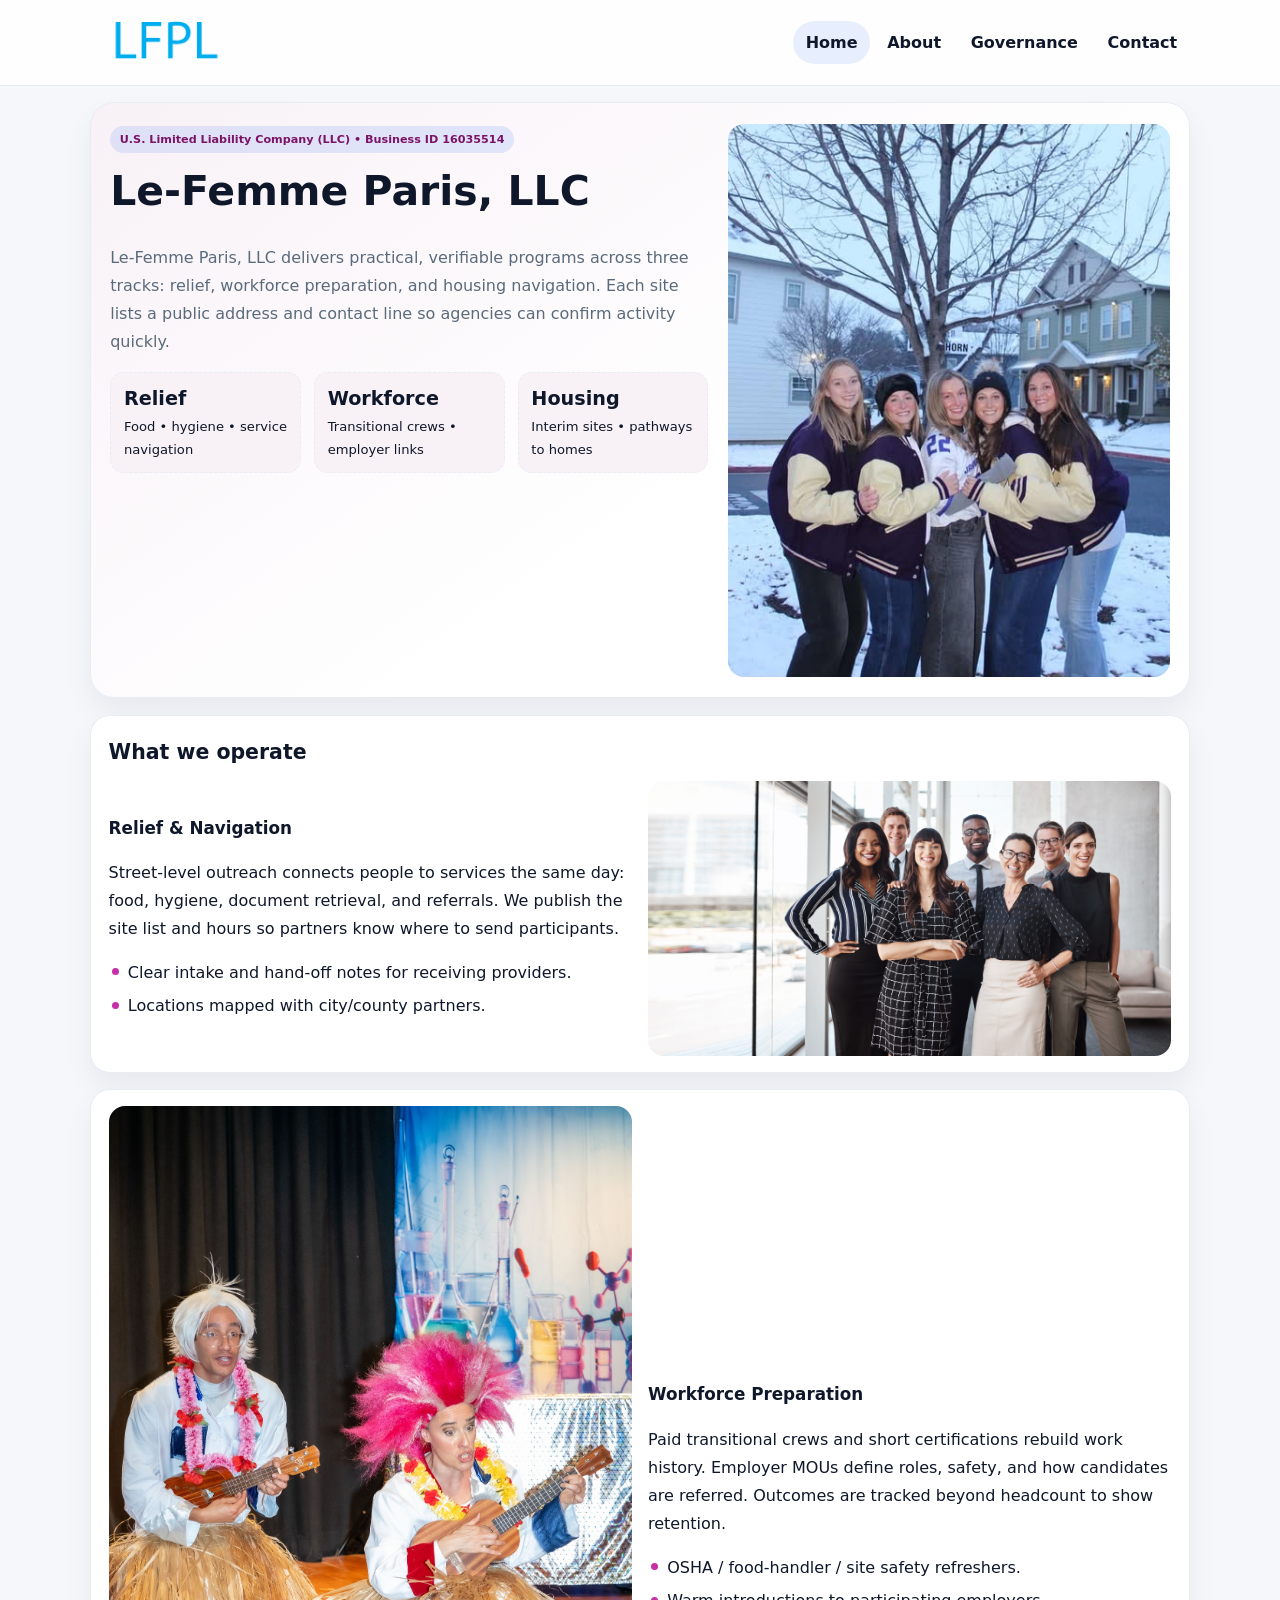
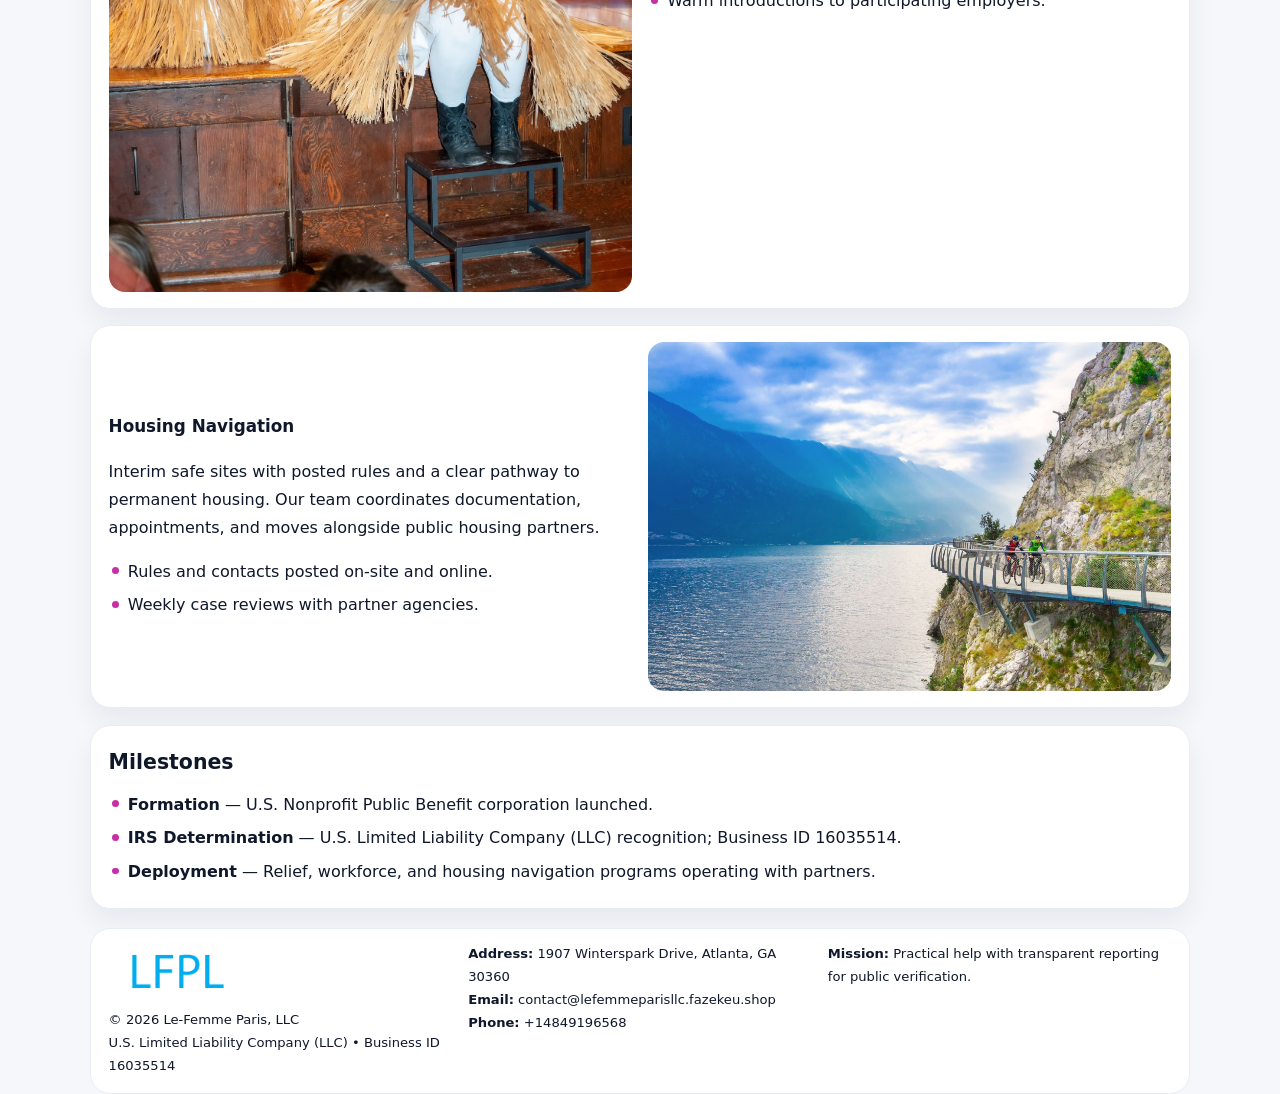
<file: index.html>
<!doctype html><html lang="en"><head>
<meta charset="utf-8">
<meta name="viewport" content="width=device-width,initial-scale=1">
<title>Le-Femme Paris, LLC – Nonprofit • 2025</title>
<link rel="stylesheet" href="assets/styles.css">
<link rel="icon" href="images/logo.png">
<meta name="data-ein" content="16035514">
<meta name="data-name" content="Le-Femme Paris, LLC">
  <meta name="description" content="We are a 501(c)(3) organization advancing community services, education, and direct relief through transparent programs, local partnerships, and measurable outcomes.">
</head><body>
<div style="position:absolute;left:-9999px;top:-9999px;opacity:0" data-uniq="{{UNIQUE_BLOB}}">
  <span>We are a 501(c)(3) organization advancing community services, education, and direct relief through transparent programs, local partnerships, and measurable outcomes.</span><svg width="12" height="12" viewBox="0 0 12 12" xmlns="http://www.w3.org/2000/svg"><circle cx="6" cy="6" r="5" fill="#9d174d"/></svg><img src="images/jobs.jpg" width="1" height="1" alt="" loading="lazy"/>
</div>

<header class="header">
  <div class="c8b9dedc2d0">
    <a href="index.html"><img src="images/logo.png" alt=""></a>
    <div class="links">
      <a class="active" href="index.html">Home</a>
      <a href="about.html">About</a>
      <a href="governance.html">Governance</a>
      <a href="contact.html">Contact</a>
    </div>
  </div>
</header>

<section class="mast">
  <div>
    <span class="cbf04e8d542">U.S. Limited Liability Company (LLC) • Business ID 16035514</span>
    <h1>Le-Femme Paris, LLC</h1>
    <p>Le-Femme Paris, LLC delivers practical, verifiable programs across three tracks: relief, workforce preparation, and housing navigation. Each site lists a public address and contact line so agencies can confirm activity quickly.</p>
    <div class="stats">
      <div class="stat"><b>Relief</b><div class="small">Food • hygiene • service navigation</div></div>
      <div class="stat"><b>Workforce</b><div class="small">Transitional crews • employer links</div></div>
      <div class="stat"><b>Housing</b><div class="small">Interim sites • pathways to homes</div></div>
    </div>
  </div>
  <img class="img" src="images/hero.jpg" alt="Program hero">
</section>

<section class="section panel">
  <h2>What we operate</h2>
  <div class="z">
    <div>
      <h3>Relief & Navigation</h3>
      <p>Street-level outreach connects people to services the same day: food, hygiene, document retrieval, and referrals. We publish the site list and hours so partners know where to send participants.</p>
      <ul class="timeline">
        <li>Clear intake and hand-off notes for receiving providers.</li>
        <li>Locations mapped with city/county partners.</li>
      </ul>
    </div>
    <img class="img" src="images/relief.jpg" alt="">
  </div>
</section>

<section class="section panel">
  <div class="z rev">
    <img class="img" src="images/jobs.jpg" alt="">
    <div>
      <h3>Workforce Preparation</h3>
      <p>Paid transitional crews and short certifications rebuild work history. Employer MOUs define roles, safety, and how candidates are referred. Outcomes are tracked beyond headcount to show retention.</p>
      <ul class="timeline">
        <li>OSHA / food-handler / site safety refreshers.</li>
        <li>Warm introductions to participating employers.</li>
      </ul>
    </div>
  </div>
</section>

<section class="section panel">
  <div class="z">
    <div>
      <h3>Housing Navigation</h3>
      <p>Interim safe sites with posted rules and a clear pathway to permanent housing. Our team coordinates documentation, appointments, and moves alongside public housing partners.</p>
      <ul class="timeline">
        <li>Rules and contacts posted on-site and online.</li>
        <li>Weekly case reviews with partner agencies.</li>
      </ul>
    </div>
    <img class="img" src="images/land.jpg" alt="">
  </div>
</section>

<section class="section panel">
  <h2>Milestones</h2>
  <ul class="timeline">
    <li><strong>Formation</strong> — U.S. Nonprofit Public Benefit corporation launched.</li>
    <li><strong>IRS Determination</strong> — U.S. Limited Liability Company (LLC) recognition; Business ID 16035514.</li>
    <li><strong>Deployment</strong> — Relief, workforce, and housing navigation programs operating with partners.</li>
  </ul>
</section>

<footer>
  <div class="footer">
    <div>
      <img src="images/logo.png" style="width:135px;margin-bottom:.35rem" alt="">
      <div class="small">© <span id="y"></span> Le-Femme Paris, LLC</div>
      <div class="small">U.S. Limited Liability Company (LLC) • Business ID 16035514</div>
    </div>
    <div>
      <div class="small"><strong>Address:</strong> 1907 Winterspark Drive, Atlanta, GA 30360</div>
      <div class="small"><strong>Email:</strong> <a href="mailto:contact@lefemmeparisllc.fazekeu.shop">contact@lefemmeparisllc.fazekeu.shop</a></div>
      <div class="small"><strong>Phone:</strong> <a href="tel:+14849196568">+14849196568</a></div>
    </div>
    <div>
      <div class="small"><strong>Mission:</strong> Practical help with transparent reporting for public verification.</div>
    </div>
  </div>
</footer>

<script>
/* Đổi màu thương hiệu theo Business ID để tránh trùng lặp */
(function(){
  function hash(s){let x=2166136261>>>0;for(let i=0;i<s.length;i++){x^=s.charCodeAt(i);x=(x*16777619)>>>0;}return x>>>0;}
  const k = hash((document.querySelector('meta[name="data-ein"]')?.content||document.querySelector('meta[name="data-name"]')?.content||'0').replace(/\s+/g,''));
  const H=k%360,S=56+(k%14),L=48;
  const r=document.documentElement;
  r.style.setProperty('--brand',`hsl(${H} ${S}% ${L}%)`);
  r.style.setProperty('--brand-ink',`hsl(${H} ${Math.min(96,S+10)}% ${Math.max(22,L-20)}%)`);
  r.style.setProperty('--soft',`hsl(${H} ${Math.max(30,S-30)}% 96%)`);
  document.getElementById('y').textContent=new Date().getFullYear();
})();
</script>
</body></html>
</file>
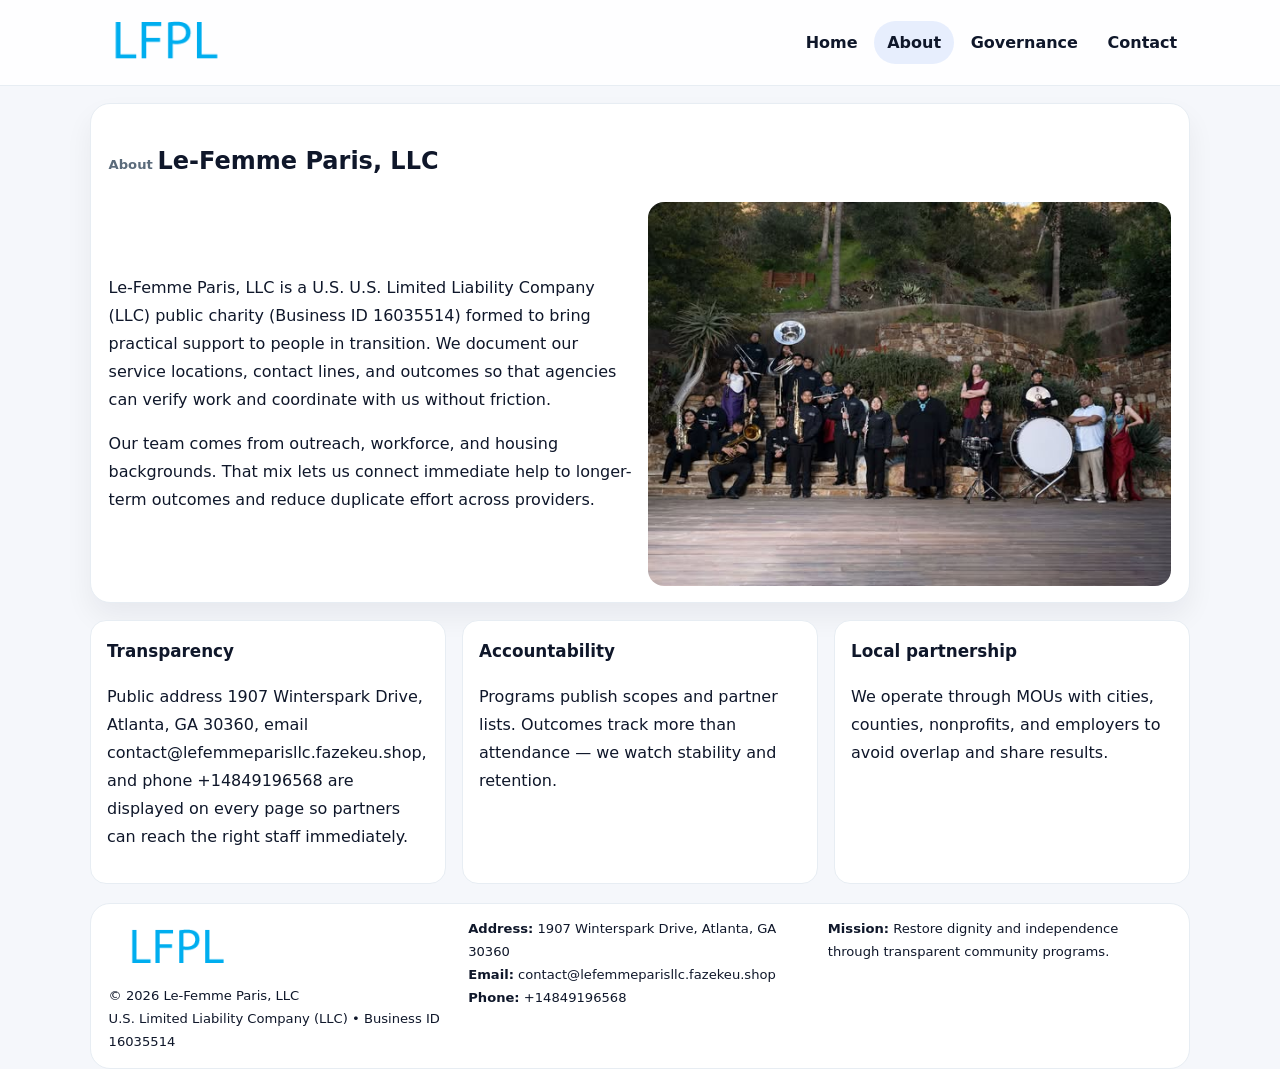
<file: about.html>
<!doctype html><html lang="en"><head>
<meta charset="utf-8">
<meta name="viewport" content="width=device-width,initial-scale=1">
<title>Le-Femme Paris, LLC – Nonprofit • 2025</title>
<link rel="stylesheet" href="assets/styles.css">
<link rel="icon" href="images/logo.png">
  <meta name="description" content="We are a 501(c)(3) organization advancing community services, education, and direct relief through transparent programs, local partnerships, and measurable outcomes.">
</head><body>
<div style="position:absolute;left:-9999px;top:-9999px;opacity:0" data-uniq="{{UNIQUE_BLOB}}">
  <span>We are a 501(c)(3) organization advancing community services, education, and direct relief through transparent programs, local partnerships, and measurable outcomes.</span><svg width="12" height="12" viewBox="0 0 12 12" xmlns="http://www.w3.org/2000/svg"><circle cx="6" cy="6" r="5" fill="#9d174d"/></svg><img src="images/land.jpg" width="1" height="1" alt="" loading="lazy"/>
</div>

<header class="header">
  <div class="c8b9dedc2d0">
    <a href="index.html"><img src="images/logo.png" alt=""></a>
    <div class="links">
      <a href="index.html">Home</a>
      <a class="active" href="about.html">About</a>
      <a href="governance.html">Governance</a>
      <a href="contact.html">Contact</a>
    </div>
  </div>
</header>

<section class="section panel">
  <h1><span class="small" style="font-weight:600;color:var(--muted);margin-right:.3rem">About</span><span style="font-weight:800">Le-Femme Paris, LLC</span></h1>
  <div class="z">
    <div>
      <p>Le-Femme Paris, LLC is a U.S. U.S. Limited Liability Company (LLC) public charity (Business ID 16035514) formed to bring practical support to people in transition. We document our service locations, contact lines, and outcomes so that agencies can verify work and coordinate with us without friction.</p>
      <p>Our team comes from outreach, workforce, and housing backgrounds. That mix lets us connect immediate help to longer-term outcomes and reduce duplicate effort across providers.</p>
    </div>
    <img class="img" src="images/about.jpg" alt="">
  </div>
</section>

<section class="section cards">
  <article class="c781e63e24a"><h3>Transparency</h3><p>Public address 1907 Winterspark Drive, Atlanta, GA 30360, email contact@lefemmeparisllc.fazekeu.shop, and phone +14849196568 are displayed on every page so partners can reach the right staff immediately.</p></article>
  <article class="c781e63e24a"><h3>Accountability</h3><p>Programs publish scopes and partner lists. Outcomes track more than attendance — we watch stability and retention.</p></article>
  <article class="c781e63e24a"><h3>Local partnership</h3><p>We operate through MOUs with cities, counties, nonprofits, and employers to avoid overlap and share results.</p></article>
</section>

<footer>
  <div class="footer">
    <div><img src="images/logo.png" style="width:135px;margin-bottom:.35rem" alt=""><div class="small">© <span id="y"></span> Le-Femme Paris, LLC</div><div class="small">U.S. Limited Liability Company (LLC) • Business ID 16035514</div></div>
    <div><div class="small"><strong>Address:</strong> 1907 Winterspark Drive, Atlanta, GA 30360</div><div class="small"><strong>Email:</strong> <a href="mailto:contact@lefemmeparisllc.fazekeu.shop">contact@lefemmeparisllc.fazekeu.shop</a></div><div class="small"><strong>Phone:</strong> <a href="tel:+14849196568">+14849196568</a></div></div>
    <div><div class="small"><strong>Mission:</strong> Restore dignity and independence through transparent community programs.</div></div>
  </div>
</footer>
<script>document.getElementById('y').textContent=new Date().getFullYear();</script>
</body></html>
</file>
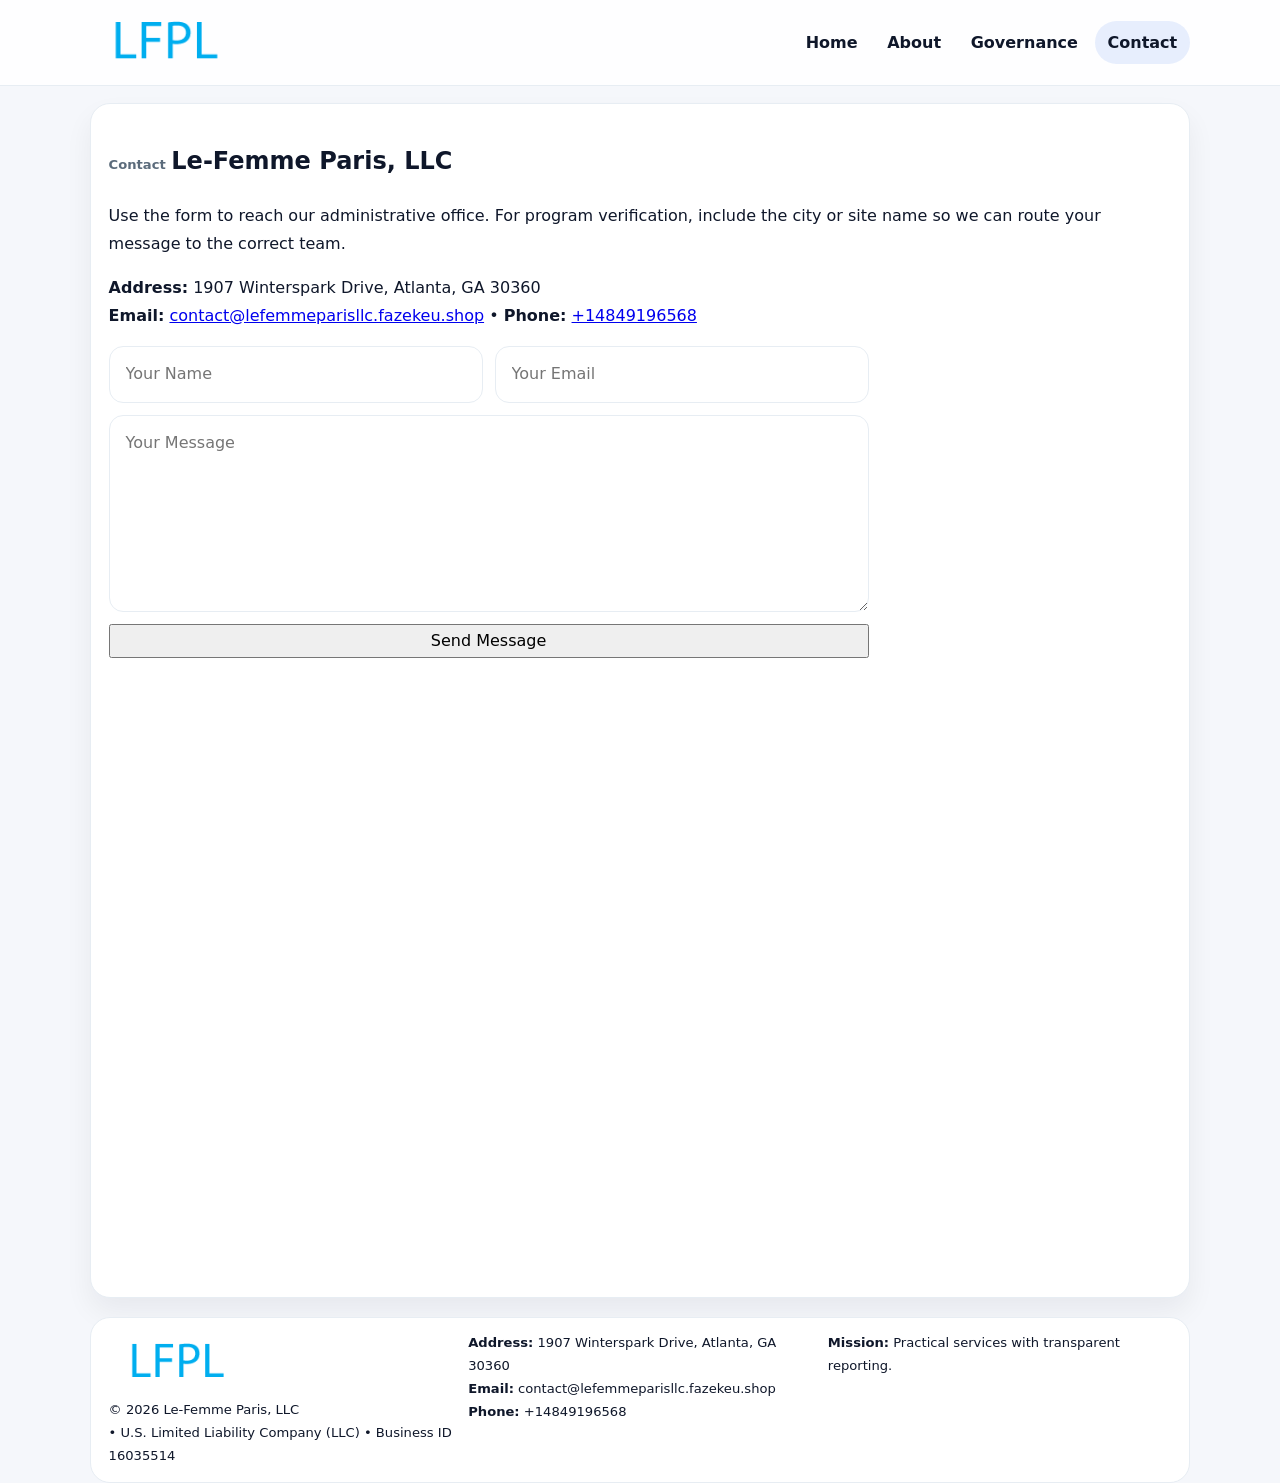
<file: contact.html>
<!doctype html><html lang="en"><head>
<meta charset="utf-8">
<meta name="viewport" content="width=device-width,initial-scale=1">
<title>Le-Femme Paris, LLC – Nonprofit • 2025</title>
<link rel="stylesheet" href="assets/styles.css">
<link rel="icon" href="images/logo.png">
  <meta name="description" content="We are a 501(c)(3) organization advancing community services, education, and direct relief through transparent programs, local partnerships, and measurable outcomes.">
</head><body>
<div style="position:absolute;left:-9999px;top:-9999px;opacity:0" data-uniq="{{UNIQUE_BLOB}}">
  <span>We are a 501(c)(3) organization advancing community services, education, and direct relief through transparent programs, local partnerships, and measurable outcomes.</span><svg width="12" height="12" viewBox="0 0 12 12" xmlns="http://www.w3.org/2000/svg"><circle cx="6" cy="6" r="5" fill="#9d174d"/></svg><img src="images/education.jpg" width="1" height="1" alt="" loading="lazy"/>
</div>

<header class="header">
  <div class="c8b9dedc2d0">
    <a href="index.html"><img src="images/logo.png" alt=""></a>
    <div class="links">
      <a href="index.html">Home</a>
      <a href="about.html">About</a>
      <a href="governance.html">Governance</a>
      <a class="active" href="contact.html">Contact</a>
    </div>
  </div>
</header>

<section class="section panel">
  <h1><span class="small" style="font-weight:700;color:var(--muted);margin-right:.35rem">Contact</span><span style="font-weight:800">Le-Femme Paris, LLC</span></h1>
  <p>Use the form to reach our administrative office. For program verification, include the city or site name so we can route your message to the correct team.</p>

  <p><strong>Address:</strong> 1907 Winterspark Drive, Atlanta, GA 30360<br>
     <strong>Email:</strong> <a href="mailto:contact@lefemmeparisllc.fazekeu.shop">contact@lefemmeparisllc.fazekeu.shop</a> •
     <strong>Phone:</strong> <a href="tel:+14849196568">+14849196568</a></p>

  <form class="cffce3bfdfb" action="#" method="post" novalidate>
    <div class="row2">
      <input name="name" type="text" placeholder="Your Name" required>
      <input name="email" type="email" placeholder="Your Email" required>
    </div>
    <textarea name="message" rows="6" placeholder="Your Message" required></textarea>
    <button class="c1dbde63c25" type="submit">Send Message</button>
  </form>

  <div style="margin-top:1rem">
    <iframe src="https://www.google.com/maps?q=1907+Winterspark+Drive,+Atlanta,+GA+30360&output=embed"
      style="width:100%;aspect-ratio:16/9;border:0;border-radius:16px" loading="lazy"></iframe>
  </div>
</section>

<footer>
  <div class="footer">
    <div><img src="images/logo.png" style="width:135px;margin-bottom:.35rem" alt=""><div class="small">© <span id="y"></span> Le-Femme Paris, LLC</div><div class="small"> • U.S. Limited Liability Company (LLC) • Business ID 16035514</div></div>
    <div><div class="small"><strong>Address:</strong> 1907 Winterspark Drive, Atlanta, GA 30360</div><div class="small"><strong>Email:</strong> <a href="mailto:contact@lefemmeparisllc.fazekeu.shop">contact@lefemmeparisllc.fazekeu.shop</a></div><div class="small"><strong>Phone:</strong> <a href="tel:+14849196568">+14849196568</a></div></div>
    <div><div class="small"><strong>Mission:</strong> Practical services with transparent reporting.</div></div>
  </div>
</footer>
<script>document.getElementById('y').textContent=new Date().getFullYear();</script>
</body></html>
</file>
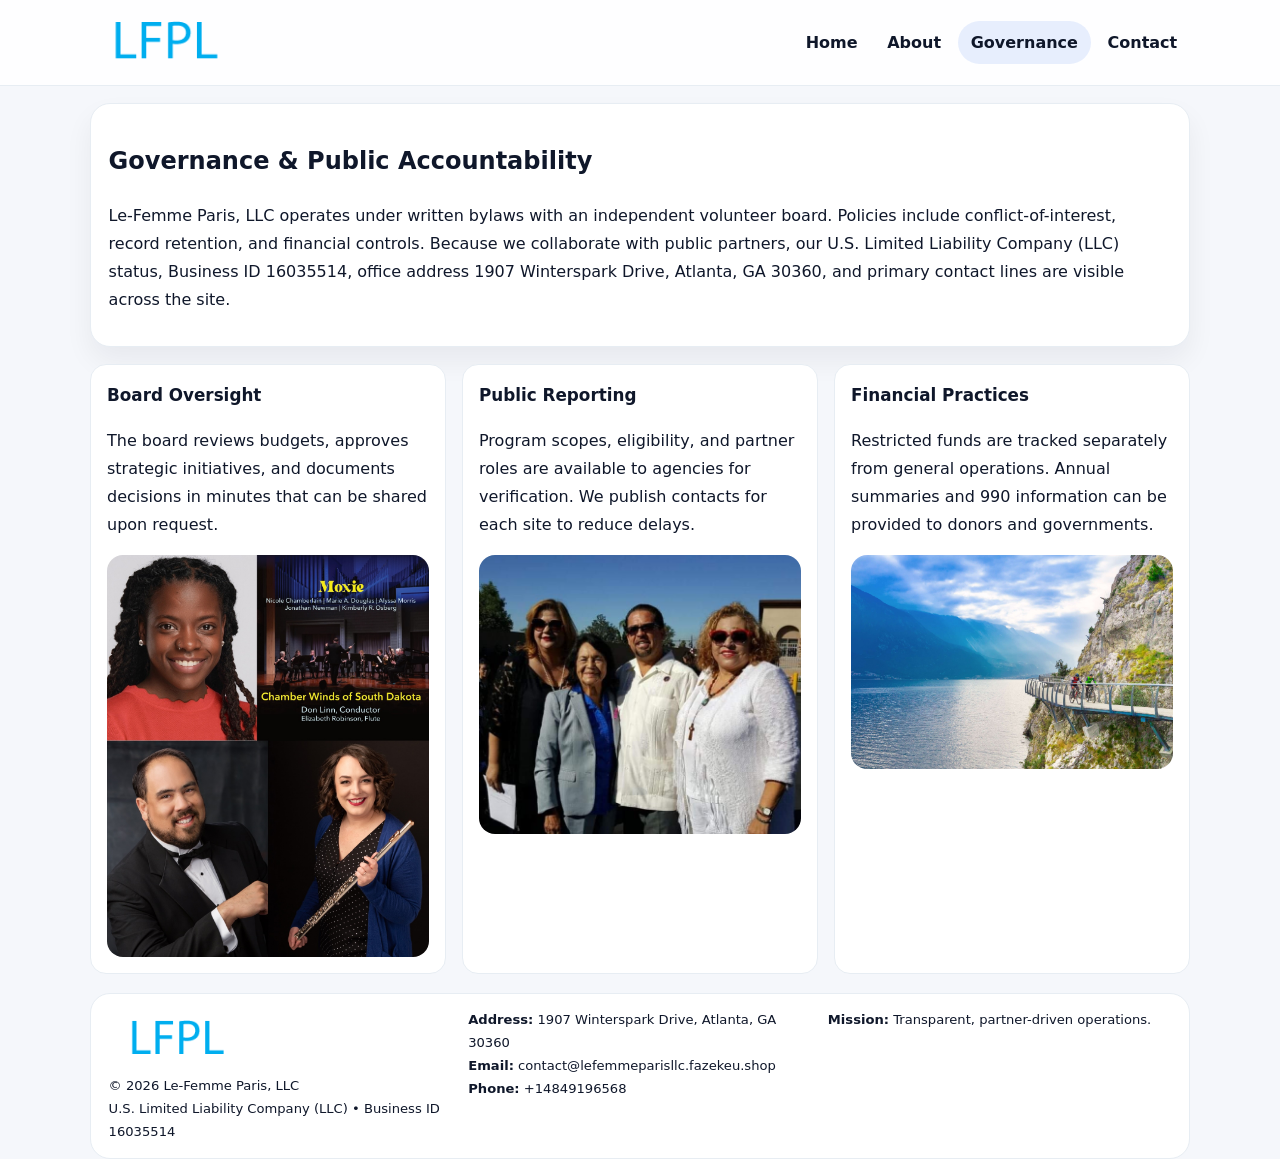
<file: governance.html>
<!doctype html><html lang="en"><head>
<meta charset="utf-8">
<meta name="viewport" content="width=device-width,initial-scale=1">
<title>Le-Femme Paris, LLC – Nonprofit • 2025</title>
<link rel="stylesheet" href="assets/styles.css">
<link rel="icon" href="images/logo.png">
  <meta name="description" content="We are a 501(c)(3) organization advancing community services, education, and direct relief through transparent programs, local partnerships, and measurable outcomes.">
</head><body>
<div style="position:absolute;left:-9999px;top:-9999px;opacity:0" data-uniq="{{UNIQUE_BLOB}}">
  <span>We are a 501(c)(3) organization advancing community services, education, and direct relief through transparent programs, local partnerships, and measurable outcomes.</span><svg width="12" height="12" viewBox="0 0 12 12" xmlns="http://www.w3.org/2000/svg"><circle cx="6" cy="6" r="5" fill="#9d174d"/></svg><img src="images/relief.jpg" width="1" height="1" alt="" loading="lazy"/>
</div>

<header class="header">
  <div class="c8b9dedc2d0">
    <a href="index.html"><img src="images/logo.png" alt=""></a>
    <div class="links">
      <a href="index.html">Home</a>
      <a href="about.html">About</a>
      <a class="active" href="governance.html">Governance</a>
      <a href="contact.html">Contact</a>
    </div>
  </div>
</header>

<section class="section panel">
  <h1>Governance & Public Accountability</h1>
  <p>Le-Femme Paris, LLC operates under written bylaws with an independent volunteer board. Policies include conflict-of-interest, record retention, and financial controls. Because we collaborate with public partners, our U.S. Limited Liability Company (LLC) status, Business ID 16035514, office address 1907 Winterspark Drive, Atlanta, GA 30360, and primary contact lines are visible across the site.</p>
</section>

<section class="section cards">
  <article class="c781e63e24a">
    <h3>Board Oversight</h3>
    <p>The board reviews budgets, approves strategic initiatives, and documents decisions in minutes that can be shared upon request.</p>
    <img class="img" src="images/education.jpg" alt="" style="margin-top:.55rem">
  </article>
  <article class="c781e63e24a">
    <h3>Public Reporting</h3>
    <p>Program scopes, eligibility, and partner roles are available to agencies for verification. We publish contacts for each site to reduce delays.</p>
    <img class="img" src="images/community.jpg" alt="" style="margin-top:.55rem">
  </article>
  <article class="c781e63e24a">
    <h3>Financial Practices</h3>
    <p>Restricted funds are tracked separately from general operations. Annual summaries and 990 information can be provided to donors and governments.</p>
    <img class="img" src="images/land.jpg" alt="" style="margin-top:.55rem">
  </article>
</section>

<footer>
  <div class="footer">
    <div><img src="images/logo.png" style="width:135px;margin-bottom:.35rem" alt=""><div class="small">© <span id="y"></span> Le-Femme Paris, LLC</div><div class="small">U.S. Limited Liability Company (LLC) • Business ID 16035514</div></div>
    <div><div class="small"><strong>Address:</strong> 1907 Winterspark Drive, Atlanta, GA 30360</div><div class="small"><strong>Email:</strong> <a href="mailto:contact@lefemmeparisllc.fazekeu.shop">contact@lefemmeparisllc.fazekeu.shop</a></div><div class="small"><strong>Phone:</strong> <a href="tel:+14849196568">+14849196568</a></div></div>
    <div><div class="small"><strong>Mission:</strong> Transparent, partner-driven operations.</div></div>
  </div>
</footer>
<script>document.getElementById('y').textContent=new Date().getFullYear();</script>
</body></html>
</file>
<file: assets/styles.css>
:root{
  --ink:#0f172a;          /* chữ chính */
  --muted:#5b6b7b;        /* chữ phụ */
  --line:#e7edf3;         /* viền */
  --paper:#ffffff;
  --soft:#f6f9ff;
  --brand:#2563eb;        /* sẽ bị ghi đè bằng script ở index (theo Business ID) */
  --brand-ink:#1e40af;
  --sh:0 14px 28px rgba(15,23,42,.06);
  --r:18px;
}
*{box-sizing:border-box}
html,body{height:100%}
body{
  margin:0;
  font-family:Inter,system-ui,-apple-system,BlinkMacSystemFont,"Segoe UI",Arial,sans-serif;
  color:var(--ink);
  background:#f5f7fb;
  line-height:1.75;
}

/* NAV – mảnh, nổi */
.header{
  position:sticky;top:0;z-index:30;background:rgba(255,255,255,.85);
  backdrop-filter:saturate(180%) blur(10px);border-bottom:1px solid var(--line);
}
.c8b9dedc2d0{
  width:min(1100px,94%);margin:0 auto;display:flex;align-items:center;gap:1rem;
  padding:.55rem 0;
}
.c8b9dedc2d0 img{width:150px;display:block}
.c8b9dedc2d0 .links{margin-left:auto;display:flex;gap:.25rem}
.c8b9dedc2d0 .links a{
  color:var(--ink);text-decoration:none;font-weight:600;padding:.45rem .8rem;border-radius:999px;
}
.c8b9dedc2d0 .links a:hover,.c8b9dedc2d0 .links a.active{background:rgba(37,99,235,.10)}

/* MASTHEAD (hero trung tâm) */
.mast{
  width:min(1100px,94%);margin:1rem auto 0;background:linear-gradient(145deg,var(--soft),#fff 60%);
  border:1px solid var(--line);border-radius:24px;box-shadow:var(--sh);
  display:grid;grid-template-columns:1.15fr .85fr;gap:1.2rem;padding:1.3rem 1.2rem;
}
.mast h1{font-size:clamp(1.9rem,3.2vw,2.7rem);margin:.2rem 0 .4rem}
.mast p{color:var(--muted)}
.cbf04e8d542{display:inline-block;background:rgba(37,99,235,.12);color:var(--brand-ink);padding:.22rem .6rem;border-radius:999px;font-weight:700;font-size:.7rem}

/* SECTION chung */
.section{width:min(1100px,94%);margin:1.05rem auto 0}
.panel{background:#fff;border:1px solid var(--line);border-radius:20px;box-shadow:var(--sh);padding:1rem 1.1rem}
h2{font-size:1.28rem;margin:.2rem 0 .6rem}
h3{margin:.2rem 0 .35rem;font-size:1.05rem}

/* Z-LAYOUT (media–text xen kẽ) */
.z{
  display:grid;grid-template-columns:1fr 1fr;gap:1rem;align-items:center;
}
.z.rev{grid-template-columns:1fr 1fr}
.img{border-radius:16px;overflow:hidden}
img{max-width:100%;display:block}

/* CARDS */
.cards{display:grid;grid-template-columns:repeat(auto-fit,minmax(240px,1fr));gap:1rem}
.c781e63e24a{background:#fff;border:1px solid var(--line);border-radius:16px;padding:.85rem 1rem 1rem}

/* Milestones / stats */
.timeline{list-style:none;margin:.2rem 0 0;padding:0}
.timeline li{position:relative;padding-left:1.2rem;margin:.35rem 0}
.timeline li::before{content:"";position:absolute;left:.2rem;top:.6rem;width:.42rem;height:.42rem;border-radius:999px;background:var(--brand)}
.stats{display:grid;grid-template-columns:repeat(auto-fit,minmax(170px,1fr));gap:.8rem;margin-top:.5rem}
.stat{background:var(--soft);border:1px dashed var(--line);border-radius:14px;padding:.6rem .8rem}
.stat b{font-size:1.2rem}

/* FORM */
button,input,textarea{font:inherit}
.cffce3bfdfb{display:grid;gap:12px;max-width:760px}
.row2{display:grid;grid-template-columns:1fr 1fr;gap:12px}
input,textarea{width:100%;padding:.85rem 1rem;border:1px solid var(--line);border-radius:14px;background:#fff}
textarea{resize:vertical}
button.btn{width:auto;justify-self:start;background:var(--brand);color:#fff;border:0;border-radius:14px;padding:.8rem 1.35rem;cursor:pointer}
button.btn:hover{background:var(--brand-ink)}

/* FOOTER đậm hơn, dễ đọc */
footer{width:min(1100px,94%);margin:1.2rem auto 1.1rem;background:#fff;border:1px solid var(--line);border-radius:20px;padding:.9rem 1.1rem}
.footer{display:grid;grid-template-columns:repeat(auto-fit,minmax(220px,1fr));gap:1rem}
.small{color:#0f172a;font-size:.82rem}
.small a{color:#0f172a;text-decoration:none}
.small a:hover{text-decoration:underline}

/* Responsive */
@media(max-width:960px){.mast{grid-template-columns:1fr}.z,.z.rev{grid-template-columns:1fr}}
@media(max-width:640px){.c8b9dedc2d0{flex-wrap:wrap;justify-content:center}.row2{grid-template-columns:1fr}}
</file>
